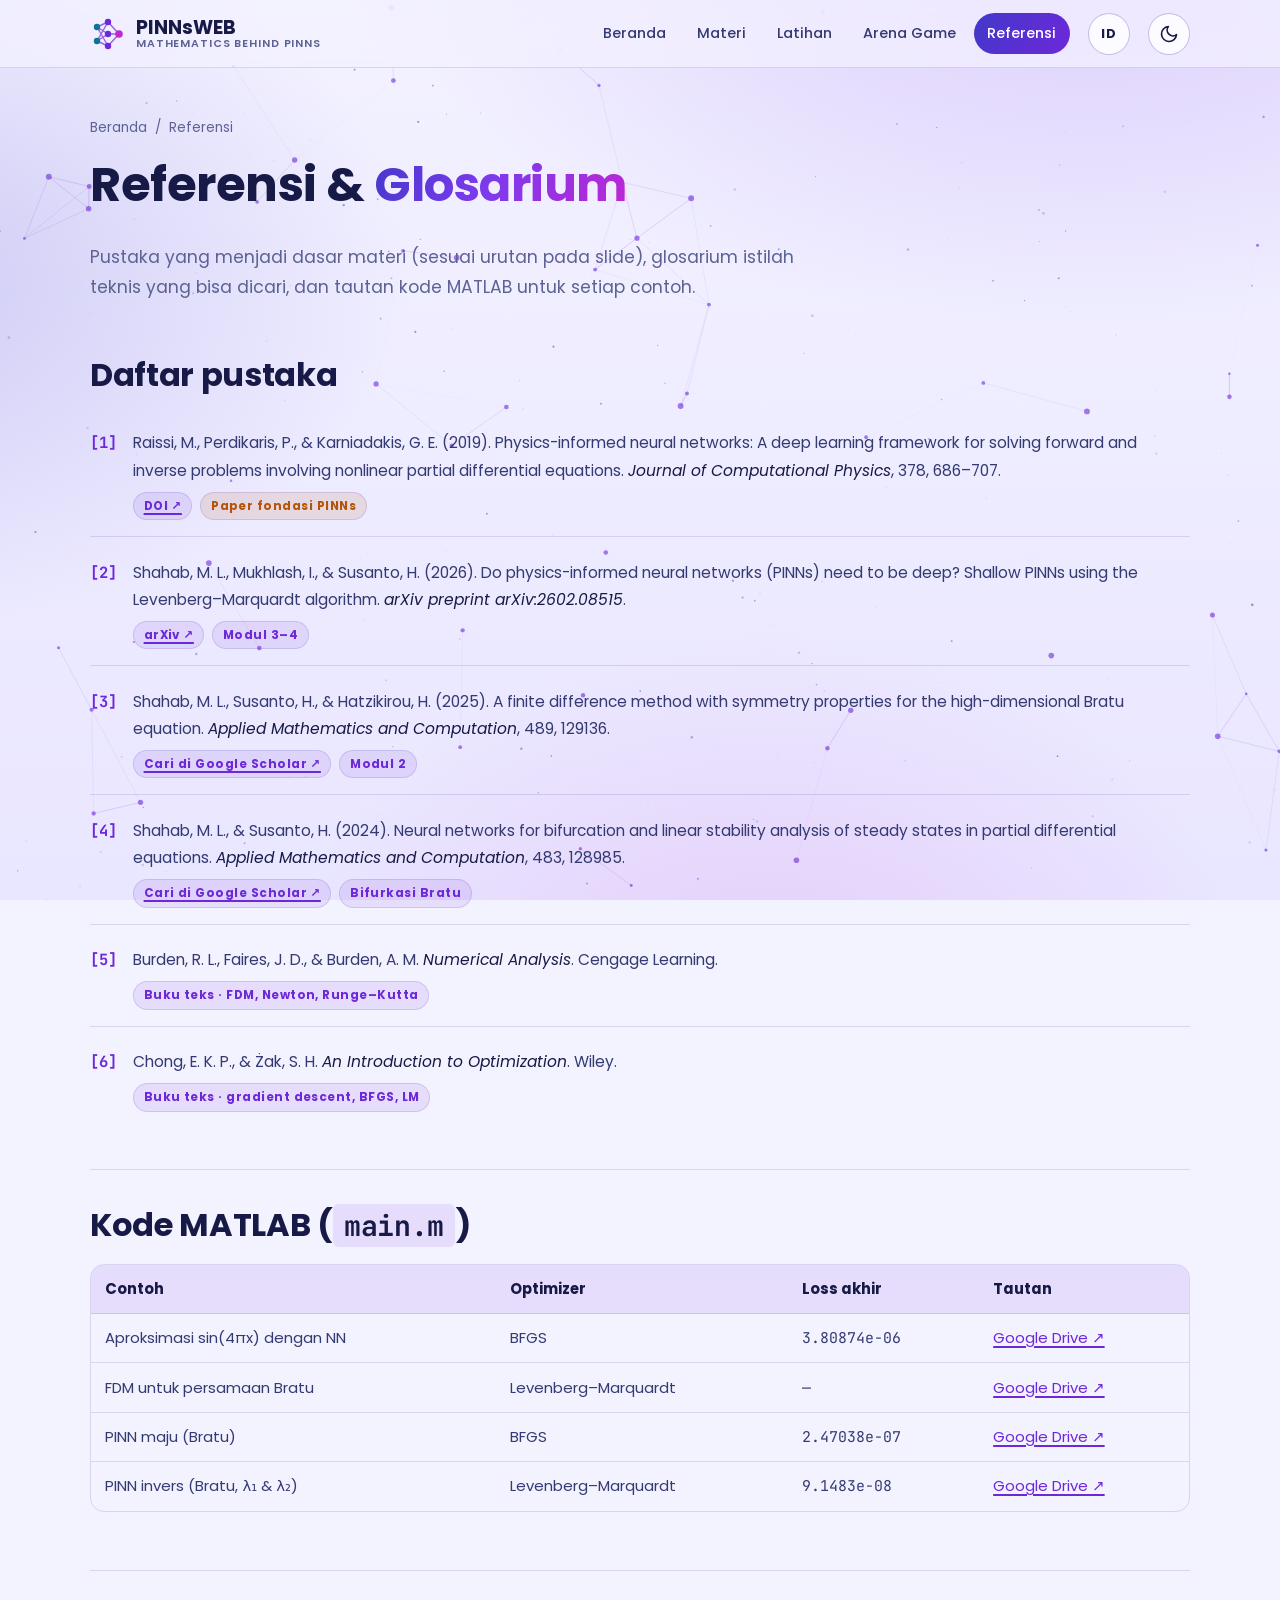
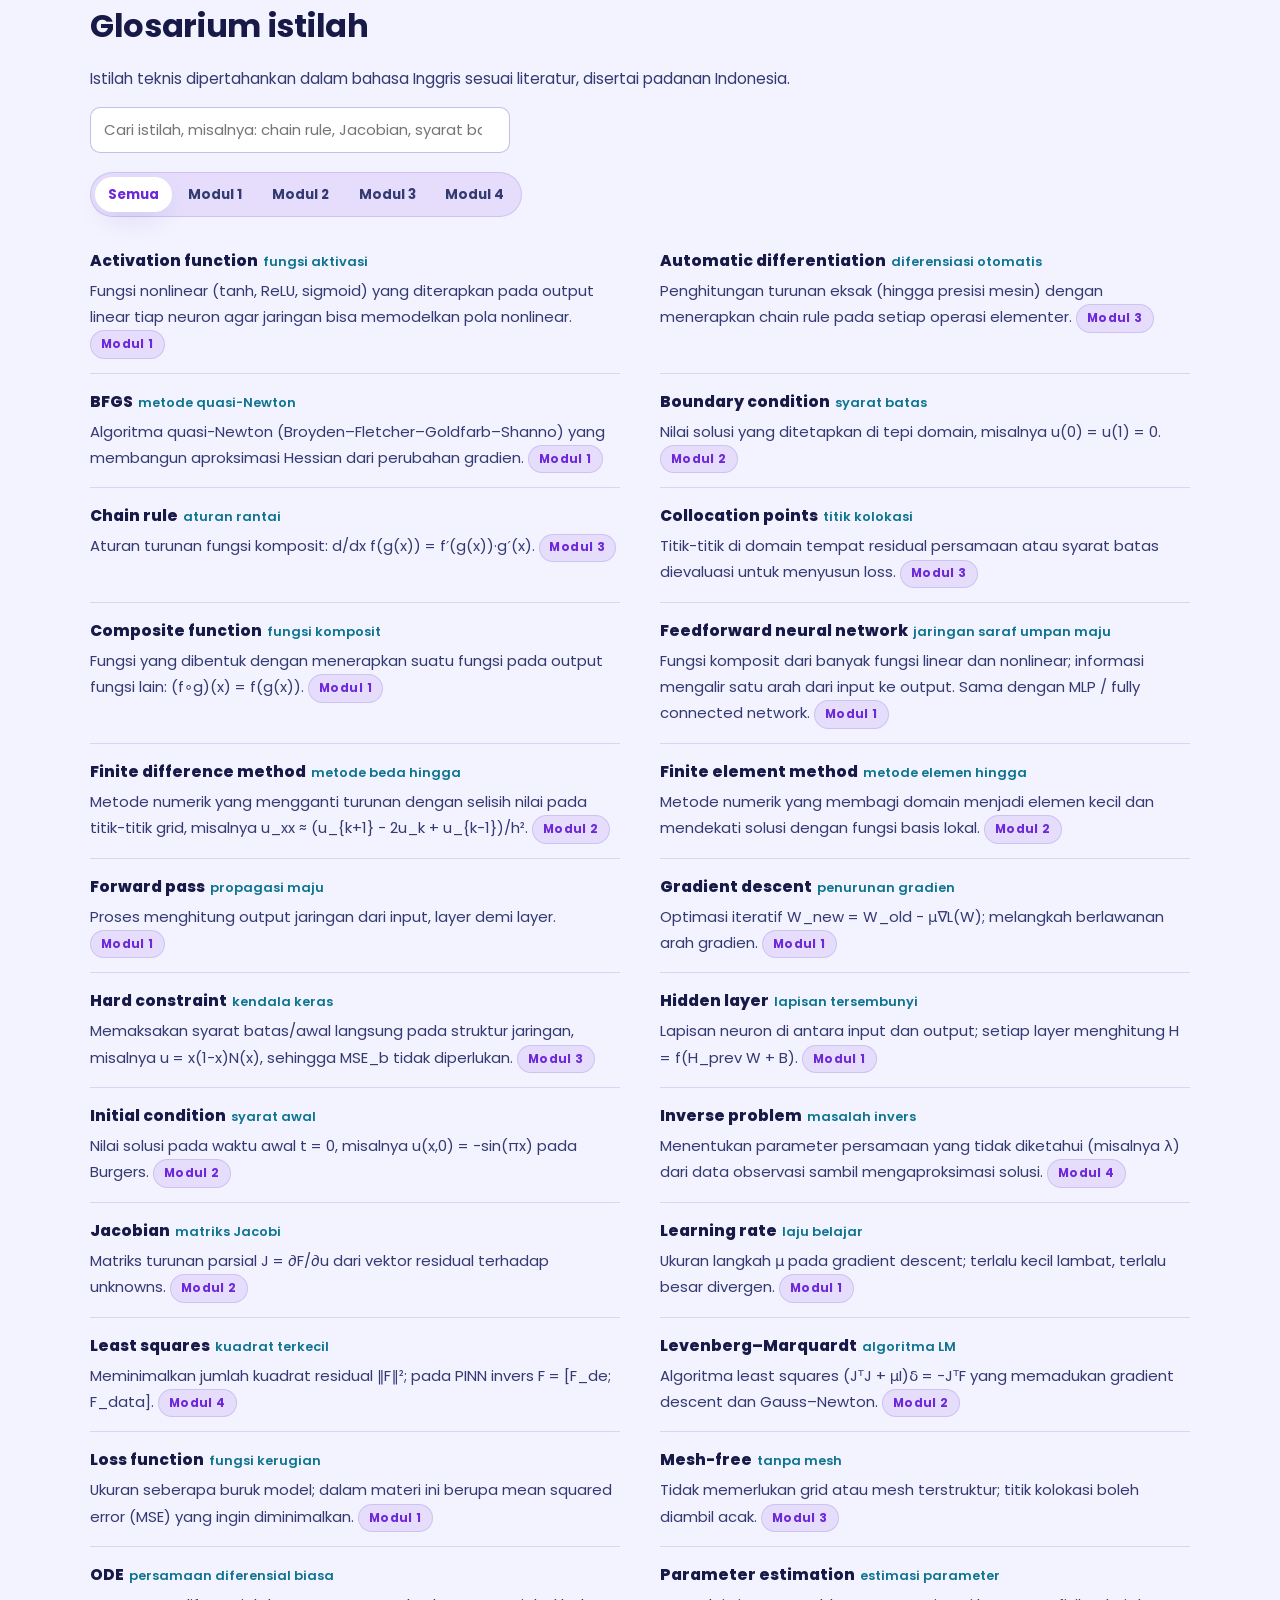
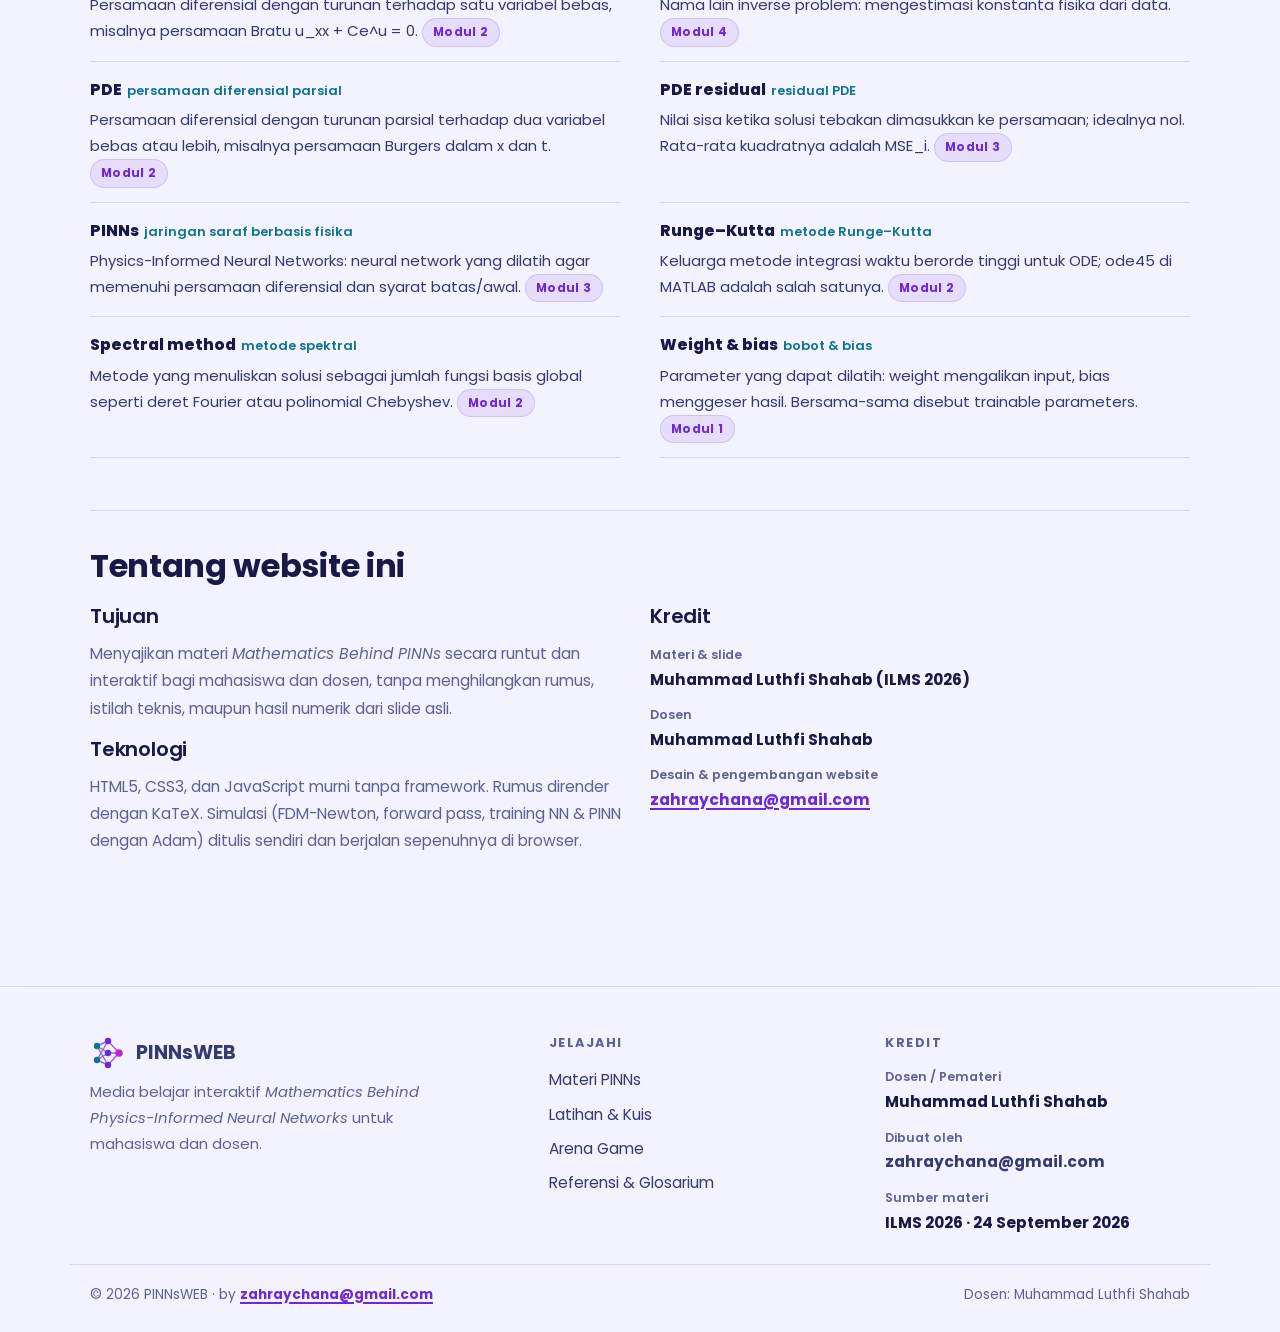
<file: reference.html>
<!DOCTYPE html>
<html lang="id" data-theme="dark">
<head>
  <meta charset="UTF-8">
  <meta name="viewport" content="width=device-width, initial-scale=1.0, viewport-fit=cover">
  <title>Referensi &amp; Glosarium | PINNsWEB</title>
  <meta name="description" content="Daftar pustaka, glosarium istilah teknis, dan tautan kode untuk materi Mathematics Behind PINNs.">
  <meta name="theme-color" content="#0b1030">
  <link rel="icon" href="data:image/svg+xml,%3Csvg xmlns='http://www.w3.org/2000/svg' viewBox='0 0 32 32'%3E%3Crect width='32' height='32' rx='9' fill='%230b1030'/%3E%3Cg stroke='%23a78bfa' stroke-width='1.6'%3E%3Cpath d='M7 10l9-3m-9 3l9 9m-9 4l9-16m-9 16l9-4m0-12l9 9m-9 3l9-3'/%3E%3C/g%3E%3Cg fill='%23a78bfa'%3E%3Ccircle cx='7' cy='10' r='2.6'/%3E%3Ccircle cx='7' cy='23' r='2.6'/%3E%3Ccircle cx='16' cy='7' r='2.6'/%3E%3Ccircle cx='16' cy='19' r='2.6'/%3E%3C/g%3E%3Ccircle cx='25' cy='16' r='3' fill='%23f0abfc'/%3E%3C/svg%3E">
  <script>
    (function () {
      var t = null;
      try { t = localStorage.getItem("pinns-theme"); } catch (e) {}
      if (t !== "light" && t !== "dark") t = window.matchMedia("(prefers-color-scheme: light)").matches ? "light" : "dark";
      document.documentElement.setAttribute("data-theme", t);
    })();
  </script>
  <link rel="preconnect" href="https://fonts.googleapis.com">
  <link rel="preconnect" href="https://fonts.gstatic.com" crossorigin>
  <link rel="stylesheet" href="https://fonts.googleapis.com/css2?family=JetBrains+Mono:wght@400;600;700&family=Poppins:ital,wght@0,400;0,500;0,600;0,700;0,800;1,400;1,500&display=swap">
  <link rel="stylesheet" href="css/style.css?v=20261122">
  <script defer src="js/main.js?v=20261122"></script>
  <script defer src="js/glossary-data.js?v=20261122"></script>
  <script defer src="js/reference.js?v=20261122"></script>
</head>

<body data-page="referensi">
  <a class="skip-link" href="#main">Langsung ke konten utama</a>
  <div class="galaxy" aria-hidden="true"></div>
  <canvas id="network-canvas" aria-hidden="true"></canvas>

  <header class="site-header">
    <div class="header-inner">
      <a class="brand" href="index.html" aria-label="PINNsWEB, ke beranda">
        <svg class="brand-mark" viewBox="0 0 36 36" aria-hidden="true">
          <path class="bm-edge" d="M7 11L18 6M7 11L18 18M7 11L18 30M7 25L18 6M7 25L18 18M7 25L18 30M18 6L29 18M18 18L29 18M18 30L29 18"/>
          <circle class="bm-node bm-node--in" cx="7" cy="11" r="3.2"/><circle class="bm-node bm-node--in" cx="7" cy="25" r="3.2"/>
          <circle class="bm-node" cx="18" cy="6" r="3.2"/><circle class="bm-node" cx="18" cy="18" r="3.2"/><circle class="bm-node" cx="18" cy="30" r="3.2"/>
          <circle class="bm-node bm-node--out" cx="29" cy="18" r="3.8"/>
        </svg>
        <span class="brand-text">PINNsWEB<small>Mathematics Behind PINNs</small></span>
      </a>
      <nav class="primary-nav" id="primary-nav" aria-label="Menu utama">
        <ul class="nav-list">
          <li><a class="nav-link" href="index.html">Beranda</a></li>
          <li><a class="nav-link" href="materi.html">Materi</a></li>
          <li><a class="nav-link" href="latihan.html">Latihan</a></li>
          <li><a class="nav-link" href="arena.html">Arena Game</a></li>
          <li><a class="nav-link" href="reference.html" aria-current="page">Referensi</a></li>
        </ul>
      </nav>
      <button class="icon-btn lang-toggle notranslate" type="button" translate="no" aria-label="Translate to English" title="English">ID</button>
      <button class="icon-btn theme-toggle" type="button" aria-label="Ganti tema">
        <svg class="icon-moon" viewBox="0 0 24 24" fill="none" stroke="currentColor" stroke-width="2" stroke-linecap="round" stroke-linejoin="round" aria-hidden="true"><path d="M21 12.8A9 9 0 1 1 11.2 3a7 7 0 0 0 9.8 9.8z"/></svg>
        <svg class="icon-sun" viewBox="0 0 24 24" fill="none" stroke="currentColor" stroke-width="2" stroke-linecap="round" aria-hidden="true"><circle cx="12" cy="12" r="4.5"/><path d="M12 2v2M12 20v2M4.9 4.9l1.4 1.4M17.7 17.7l1.4 1.4M2 12h2M20 12h2M4.9 19.1l1.4-1.4M17.7 6.3l1.4-1.4"/></svg>
      </button>
      <button class="icon-btn nav-toggle" type="button" aria-label="Buka menu" aria-controls="primary-nav" aria-expanded="false">
        <svg viewBox="0 0 24 24" fill="none" stroke="currentColor" stroke-width="2" stroke-linecap="round" aria-hidden="true"><path d="M4 7h16M4 12h16M4 17h16"/></svg>
      </button>
    </div>
  </header>

  <main id="main" tabindex="-1">
    <section class="page-hero">
      <div class="container">
        <nav class="breadcrumb" aria-label="Breadcrumb"><a href="index.html">Beranda</a><span aria-hidden="true">/</span><span>Referensi</span></nav>
        <h1>Referensi &amp; <span class="gradient-text">Glosarium</span></h1>
        <p>Pustaka yang menjadi dasar materi (sesuai urutan pada slide), glosarium istilah teknis yang bisa dicari, dan tautan kode MATLAB untuk setiap contoh.</p>
      </div>
    </section>

    <div class="container" style="padding-bottom:40px">
      <section class="lesson" aria-labelledby="ref-title" id="pustaka">
        <h2 id="ref-title">Daftar pustaka</h2>
        <ol class="ref-list">
          <li class="ref-item"><div>
            <p>Raissi, M., Perdikaris, P., &amp; Karniadakis, G. E. (2019). Physics-informed neural networks: A deep learning framework for solving forward and inverse problems involving nonlinear partial differential equations. <cite>Journal of Computational Physics</cite>, 378, 686–707.</p>
            <div class="ref-links"><a class="badge" href="https://doi.org/10.1016/j.jcp.2018.10.045" target="_blank" rel="noopener noreferrer">DOI ↗</a><span class="badge badge--warn">Paper fondasi PINNs</span></div>
          </div></li>
          <li class="ref-item"><div>
            <p>Shahab, M. L., Mukhlash, I., &amp; Susanto, H. (2026). Do physics-informed neural networks (PINNs) need to be deep? Shallow PINNs using the Levenberg–Marquardt algorithm. <cite>arXiv preprint arXiv:2602.08515</cite>.</p>
            <div class="ref-links"><a class="badge" href="https://arxiv.org/abs/2602.08515" target="_blank" rel="noopener noreferrer">arXiv ↗</a><span class="badge">Modul 3–4</span></div>
          </div></li>
          <li class="ref-item"><div>
            <p>Shahab, M. L., Susanto, H., &amp; Hatzikirou, H. (2025). A finite difference method with symmetry properties for the high-dimensional Bratu equation. <cite>Applied Mathematics and Computation</cite>, 489, 129136.</p>
            <div class="ref-links"><a class="badge" href="https://scholar.google.com/scholar?q=A+finite+difference+method+with+symmetry+properties+for+the+high-dimensional+Bratu+equation" target="_blank" rel="noopener noreferrer">Cari di Google Scholar ↗</a><span class="badge">Modul 2</span></div>
          </div></li>
          <li class="ref-item"><div>
            <p>Shahab, M. L., &amp; Susanto, H. (2024). Neural networks for bifurcation and linear stability analysis of steady states in partial differential equations. <cite>Applied Mathematics and Computation</cite>, 483, 128985.</p>
            <div class="ref-links"><a class="badge" href="https://scholar.google.com/scholar?q=Neural+networks+for+bifurcation+and+linear+stability+analysis+of+steady+states+in+partial+differential+equations" target="_blank" rel="noopener noreferrer">Cari di Google Scholar ↗</a><span class="badge">Bifurkasi Bratu</span></div>
          </div></li>
          <li class="ref-item"><div>
            <p>Burden, R. L., Faires, J. D., &amp; Burden, A. M. <cite>Numerical Analysis</cite>. Cengage Learning.</p>
            <div class="ref-links"><span class="badge">Buku teks · FDM, Newton, Runge–Kutta</span></div>
          </div></li>
          <li class="ref-item"><div>
            <p>Chong, E. K. P., &amp; Żak, S. H. <cite>An Introduction to Optimization</cite>. Wiley.</p>
            <div class="ref-links"><span class="badge">Buku teks · gradient descent, BFGS, LM</span></div>
          </div></li>
        </ol>
      </section>

      <section class="lesson" aria-labelledby="code-title" id="kode">
        <h2 id="code-title">Kode MATLAB (<code>main.m</code>)</h2>
        <div class="table-wrap">
          <table>
            <thead><tr><th>Contoh</th><th>Optimizer</th><th>Loss akhir</th><th>Tautan</th></tr></thead>
            <tbody>
              <tr><td>Aproksimasi sin(4πx) dengan NN</td><td>BFGS</td><td class="mono">3.80874e-06</td><td><a href="https://drive.google.com/drive/folders/18K15aXY-yfMAsA7r5CjSrJVL5UssksYS?usp=sharing" target="_blank" rel="noopener noreferrer">Google Drive ↗</a></td></tr>
              <tr><td>FDM untuk persamaan Bratu</td><td>Levenberg–Marquardt</td><td class="mono">—</td><td><a href="https://drive.google.com/drive/folders/1giB0P19ZguI8yirOmMbZIHO70Pq_7zkr?usp=sharing" target="_blank" rel="noopener noreferrer">Google Drive ↗</a></td></tr>
              <tr><td>PINN maju (Bratu)</td><td>BFGS</td><td class="mono">2.47038e-07</td><td><a href="https://drive.google.com/drive/folders/1pef0OeYg_jfmB1TA6YVU-v-q2-RxSIid?usp=sharing" target="_blank" rel="noopener noreferrer">Google Drive ↗</a></td></tr>
              <tr><td>PINN invers (Bratu, λ₁ &amp; λ₂)</td><td>Levenberg–Marquardt</td><td class="mono">9.1483e-08</td><td><a href="https://drive.google.com/drive/folders/1YXK4LGDOIZXHySQcR1KUDkgd4Wu6tBga?usp=sharing" target="_blank" rel="noopener noreferrer">Google Drive ↗</a></td></tr>
            </tbody>
          </table>
        </div>
      </section>

      <section class="lesson" aria-labelledby="glos-title" id="glosarium">
        <h2 id="glos-title">Glosarium istilah</h2>
        <p class="text-muted">Istilah teknis dipertahankan dalam bahasa Inggris sesuai literatur, disertai padanan Indonesia.</p>
        <div class="glossary-search">
          <label class="visually-hidden" for="glossary-q">Cari istilah</label>
          <input type="search" id="glossary-q" placeholder="Cari istilah, misalnya: chain rule, Jacobian, syarat batas…" autocomplete="off">
        </div>
        <div class="seg" role="group" aria-label="Filter modul" data-filter>
          <button type="button" data-v="all" aria-pressed="true">Semua</button>
          <button type="button" data-v="1" aria-pressed="false">Modul 1</button>
          <button type="button" data-v="2" aria-pressed="false">Modul 2</button>
          <button type="button" data-v="3" aria-pressed="false">Modul 3</button>
          <button type="button" data-v="4" aria-pressed="false">Modul 4</button>
        </div>
        <dl class="glossary mt-1" data-glossary aria-live="polite"></dl>
        <p class="glossary-empty" data-empty hidden>Tidak ada istilah yang cocok.</p>
        <noscript><p>Aktifkan JavaScript untuk menampilkan glosarium.</p></noscript>
      </section>

      <section class="lesson" aria-labelledby="about-title" id="tentang">
        <h2 id="about-title">Tentang website ini</h2>
        <div class="grid grid--2">
          <div>
            <h3>Tujuan</h3>
            <p class="text-muted">Menyajikan materi <em>Mathematics Behind PINNs</em> secara runtut dan interaktif bagi mahasiswa dan dosen, tanpa menghilangkan rumus, istilah teknis, maupun hasil numerik dari slide asli.</p>
            <h3>Teknologi</h3>
            <p class="text-muted">HTML5, CSS3, dan JavaScript murni tanpa framework. Rumus dirender dengan KaTeX. Simulasi (FDM-Newton, forward pass, training NN &amp; PINN dengan Adam) ditulis sendiri dan berjalan sepenuhnya di browser.</p>
          </div>
          <div>
            <h3>Kredit</h3>
            <dl class="footer-credit"><div style="display:grid;gap:.7rem">
              <div><dt>Materi &amp; slide</dt><dd>Muhammad Luthfi Shahab (ILMS 2026)</dd></div>
              <div><dt>Dosen</dt><dd>Muhammad Luthfi Shahab</dd></div>
              <div><dt>Desain &amp; pengembangan website</dt><dd><a href="mailto:zahraychana@gmail.com">zahraychana@gmail.com</a></dd></div>
            </div></dl>
          </div>
        </div>
      </section>
    </div>
  </main>

  <footer class="site-footer">
    <div class="container footer-grid">
      <div class="footer-about">
        <a class="brand" href="index.html">
          <svg class="brand-mark" viewBox="0 0 36 36" aria-hidden="true">
            <path class="bm-edge" d="M7 11L18 6M7 11L18 18M7 11L18 30M7 25L18 6M7 25L18 18M7 25L18 30M18 6L29 18M18 18L29 18M18 30L29 18"/>
            <circle class="bm-node bm-node--in" cx="7" cy="11" r="3.2"/><circle class="bm-node bm-node--in" cx="7" cy="25" r="3.2"/>
            <circle class="bm-node" cx="18" cy="6" r="3.2"/><circle class="bm-node" cx="18" cy="18" r="3.2"/><circle class="bm-node" cx="18" cy="30" r="3.2"/>
            <circle class="bm-node bm-node--out" cx="29" cy="18" r="3.8"/>
          </svg>
          <span class="brand-text">PINNsWEB</span>
        </a>
        <p>Media belajar interaktif <em>Mathematics Behind Physics-Informed Neural Networks</em> untuk mahasiswa dan dosen.</p>
      </div>
      <nav aria-label="Navigasi footer">
        <h2>Jelajahi</h2>
        <ul>
          <li><a href="materi.html">Materi PINNs</a></li>
          <li><a href="latihan.html">Latihan &amp; Kuis</a></li>
          <li><a href="arena.html">Arena Game</a></li>
          <li><a href="reference.html">Referensi &amp; Glosarium</a></li>
        </ul>
      </nav>
      <div class="footer-credit">
        <h2>Kredit</h2>
        <dl>
          <div><dt>Dosen / Pemateri</dt><dd>Muhammad Luthfi Shahab</dd></div>
          <div><dt>Dibuat oleh</dt><dd><a href="mailto:zahraychana@gmail.com">zahraychana@gmail.com</a></dd></div>
          <div><dt>Sumber materi</dt><dd>ILMS 2026 · 24 September 2026</dd></div>
        </dl>
      </div>
    </div>
    <div class="container footer-bottom">
      <span>© <span data-year>2026</span> PINNsWEB · by <a href="mailto:zahraychana@gmail.com">zahraychana@gmail.com</a></span>
      <span>Dosen: Muhammad Luthfi Shahab</span>
    </div>
  </footer>

  <button class="icon-btn back-to-top" type="button" aria-label="Kembali ke atas">
    <svg viewBox="0 0 24 24" fill="none" stroke="currentColor" stroke-width="2.4" stroke-linecap="round" stroke-linejoin="round" aria-hidden="true"><path d="M12 19V5M6 11l6-6 6 6"/></svg>
  </button>
</body>
</html>
</file>
<file: css/style.css>
/* ==========================================================================
   PINNsWEB — Sistem desain "Galaxy Network"
   Navy + ungu, mode gelap & terang, latar konstelasi jaringan saraf.
   --------------------------------------------------------------------------
   1. Token warna & tipografi
   2. Dasar (reset, tipografi, tautan)
   3. Latar galaksi
   4. Header & navigasi
   5. Tata letak & komponen umum
   6. Beranda
   7. Materi (sidebar, modul, rumus, callout)
   8. Widget interaktif & kontrol
   9. Latihan & kuis
   10. Arena (mini game)
   11. Referensi & glosarium
   12. Footer
   13. Utilitas, animasi, responsif, cetak
   ========================================================================== */

/* 1. Token ---------------------------------------------------------------- */
:root {
  --font-sans: "Poppins", "Segoe UI", system-ui, -apple-system, sans-serif;
  --font-display: "Poppins", "Segoe UI", sans-serif;
  --font-mono: "JetBrains Mono", "Cascadia Code", Consolas, monospace;

  --radius-sm: 8px;
  --radius: 14px;
  --radius-lg: 22px;
  --header-h: 68px;
  --container: 1180px;
  --ease: cubic-bezier(.2, .7, .2, 1);

  /* Mode terang (default sebelum preferensi diterapkan) */
  --bg: #f3f2ff;
  --bg-2: #e9e6ff;
  --surface: rgba(255, 255, 255, .78);
  --surface-solid: #ffffff;
  --surface-2: #f1efff;
  --border: rgba(76, 61, 180, .16);
  --border-strong: rgba(76, 61, 180, .32);
  --text: #171a46;
  --text-soft: #343a72;
  --muted: #5d6294;
  --accent: #6d28d9;
  --accent-2: #4338ca;
  --accent-3: #0e7490;
  --accent-soft: rgba(109, 40, 217, .1);
  --pink: #c026d3;
  --success: #047857;
  --success-soft: rgba(4, 120, 87, .12);
  --danger: #be123c;
  --danger-soft: rgba(190, 18, 60, .1);
  --warn: #b45309;
  --warn-soft: rgba(180, 83, 9, .12);
  --shadow: 0 10px 30px -12px rgba(49, 36, 140, .28);
  --shadow-lg: 0 24px 60px -20px rgba(49, 36, 140, .35);
  --glow: 0 0 0 transparent;
  --grad-hero: linear-gradient(120deg, #4338ca 0%, #7c3aed 45%, #c026d3 100%);
  --code-bg: #f6f4ff;
  --star: 76, 61, 180;
  --line: 109, 40, 217;
  color-scheme: light;
}

:root[data-theme="dark"] {
  --bg: #050818;
  --bg-2: #0b1030;
  --surface: rgba(17, 22, 60, .66);
  --surface-solid: #10163d;
  --surface-2: rgba(36, 30, 92, .5);
  --border: rgba(167, 155, 255, .16);
  --border-strong: rgba(167, 155, 255, .34);
  --text: #eceaff;
  --text-soft: #cfd0f5;
  --muted: #a0a5d4;
  --accent: #a78bfa;
  --accent-2: #818cf8;
  --accent-3: #67e8f9;
  --accent-soft: rgba(167, 139, 250, .14);
  --pink: #f0abfc;
  --success: #6ee7b7;
  --success-soft: rgba(110, 231, 183, .12);
  --danger: #fda4af;
  --danger-soft: rgba(253, 164, 175, .12);
  --warn: #fcd34d;
  --warn-soft: rgba(252, 211, 77, .12);
  --shadow: 0 10px 30px -12px rgba(0, 0, 0, .6);
  --shadow-lg: 0 30px 70px -25px rgba(0, 0, 0, .75);
  --glow: 0 0 32px -6px rgba(139, 92, 246, .55);
  --grad-hero: linear-gradient(120deg, #818cf8 0%, #c084fc 50%, #f0abfc 100%);
  --code-bg: #0a0f2c;
  --star: 220, 215, 255;
  --line: 167, 139, 250;
  color-scheme: dark;
}

/* 2. Dasar ---------------------------------------------------------------- */
*, *::before, *::after { box-sizing: border-box; }

html {
  scroll-behavior: smooth;
  scroll-padding-top: calc(var(--header-h) + 16px);
  -webkit-text-size-adjust: 100%;
}

body {
  margin: 0;
  min-height: 100vh;
  display: flex;
  flex-direction: column;
  font-family: var(--font-sans);
  font-size: 16.5px;
  line-height: 1.7;
  color: var(--text);
  background: var(--bg);
  overflow-x: hidden;
  transition: background-color .4s var(--ease), color .4s var(--ease);
}

img, svg, canvas { max-width: 100%; display: block; }
img { height: auto; }

h1, h2, h3, h4 {
  font-family: var(--font-display);
  line-height: 1.2;
  letter-spacing: -.015em;
  margin: 0 0 .6em;
  color: var(--text);
}
h1 { font-size: clamp(2rem, 4.6vw, 3.4rem); }
h2 { font-size: clamp(1.55rem, 3vw, 2.2rem); }
h3 { font-size: clamp(1.18rem, 2vw, 1.4rem); }
h4 { font-size: 1.05rem; }
p { margin: 0 0 1em; }
ul, ol { margin: 0 0 1em; padding-left: 1.3em; }
li { margin-bottom: .35em; }
li::marker { color: var(--accent); }

a {
  color: var(--accent);
  text-decoration-thickness: 1.5px;
  text-underline-offset: 3px;
}
a:hover { color: var(--pink); }

strong { color: var(--text); font-weight: 700; }
em.term, .term {
  font-style: italic;
  color: var(--accent-3);
  font-weight: 600;
}
code, kbd {
  font-family: var(--font-mono);
  font-size: .88em;
  padding: .12em .4em;
  border-radius: 6px;
  background: var(--accent-soft);
  color: var(--text);
}
hr { border: 0; border-top: 1px solid var(--border); margin: 2rem 0; }

::selection { background: rgba(139, 92, 246, .35); }

:focus-visible {
  outline: 3px solid var(--accent-3);
  outline-offset: 3px;
  border-radius: 6px;
}

.skip-link {
  position: fixed;
  top: -60px;
  left: 16px;
  z-index: 200;
  padding: .6rem 1rem;
  border-radius: var(--radius-sm);
  background: var(--accent);
  color: #fff;
  font-weight: 700;
  transition: top .2s;
}
.skip-link:focus { top: 12px; color: #fff; }

.visually-hidden {
  position: absolute !important;
  width: 1px; height: 1px;
  overflow: hidden;
  clip: rect(0 0 0 0);
  white-space: nowrap;
}

/* 3. Latar galaksi -------------------------------------------------------- */
.galaxy {
  position: fixed;
  inset: 0;
  z-index: -2;
  pointer-events: none;
  background:
    radial-gradient(1200px 700px at 85% -10%, rgba(124, 58, 237, .22), transparent 60%),
    radial-gradient(900px 600px at -10% 30%, rgba(67, 56, 202, .2), transparent 60%),
    radial-gradient(800px 600px at 60% 110%, rgba(192, 38, 211, .12), transparent 60%),
    linear-gradient(180deg, var(--bg) 0%, var(--bg-2) 100%);
}
:root[data-theme="dark"] .galaxy {
  background:
    radial-gradient(1100px 700px at 85% -10%, rgba(124, 58, 237, .35), transparent 60%),
    radial-gradient(900px 650px at -10% 35%, rgba(49, 46, 129, .55), transparent 60%),
    radial-gradient(700px 500px at 65% 105%, rgba(192, 38, 211, .2), transparent 60%),
    linear-gradient(180deg, #050818 0%, #0a0e2e 55%, #120a33 100%);
}
#network-canvas {
  position: fixed;
  inset: 0;
  z-index: -1;
  width: 100%;
  height: 100%;
  pointer-events: none;
}

/* 4. Header --------------------------------------------------------------- */
.site-header {
  position: sticky;
  top: 0;
  z-index: 100;
  height: var(--header-h);
  backdrop-filter: blur(16px) saturate(140%);
  -webkit-backdrop-filter: blur(16px) saturate(140%);
  background: color-mix(in srgb, var(--bg) 72%, transparent);
  border-bottom: 1px solid var(--border);
  transition: box-shadow .3s;
}
.site-header.is-scrolled { box-shadow: var(--shadow); }

.header-inner {
  max-width: var(--container);
  height: 100%;
  margin: 0 auto;
  padding: 0 20px;
  display: flex;
  align-items: center;
  gap: 18px;
}

.brand {
  display: inline-flex;
  align-items: center;
  gap: 10px;
  font-family: var(--font-display);
  font-weight: 700;
  font-size: 1.2rem;
  color: var(--text);
  text-decoration: none;
  margin-right: auto;
}
.brand:hover { color: var(--text); }
.brand-mark { width: 36px; height: 36px; flex: none; }
.brand-mark .bm-edge { fill: none; stroke: var(--accent); stroke-width: 1.4; opacity: .7; }
.brand-mark .bm-node { fill: var(--accent); }
.brand-mark .bm-node--out { fill: var(--pink); }
.brand-mark .bm-node--in { fill: var(--accent-3); }
.brand small {
  display: block;
  font-family: var(--font-sans);
  font-size: .68rem;
  font-weight: 600;
  letter-spacing: .08em;
  text-transform: uppercase;
  color: var(--muted);
  line-height: 1.1;
}
.brand-text { line-height: 1.1; }

.nav-list {
  display: flex;
  gap: 4px;
  list-style: none;
  margin: 0;
  padding: 0;
}
.nav-list li { margin: 0; }
.nav-link {
  position: relative;
  display: inline-flex;
  align-items: center;
  gap: 6px;
  padding: .5rem .85rem;
  border-radius: 999px;
  color: var(--text-soft);
  font-weight: 600;
  font-size: .93rem;
  text-decoration: none;
  transition: background .2s, color .2s;
}
.nav-link:hover { background: var(--accent-soft); color: var(--text); }
.nav-link[aria-current="page"] {
  color: #fff;
  background: linear-gradient(120deg, var(--accent-2), var(--accent));
  box-shadow: var(--glow);
}
:root[data-theme="dark"] .nav-link[aria-current="page"] { color: #0b0f2c; }

.icon-btn {
  display: inline-grid;
  place-items: center;
  width: 42px;
  height: 42px;
  flex: none;
  border-radius: 50%;
  border: 1px solid var(--border-strong);
  background: var(--surface);
  color: var(--text);
  cursor: pointer;
  transition: transform .2s, background .2s, border-color .2s;
}
.icon-btn:hover { transform: translateY(-1px); border-color: var(--accent); }
.icon-btn svg { width: 20px; height: 20px; }
.theme-toggle .icon-sun { display: none; }
:root[data-theme="dark"] .theme-toggle .icon-sun { display: block; }
:root[data-theme="dark"] .theme-toggle .icon-moon { display: none; }

.nav-toggle { display: none; }

/* Tombol bahasa ID / EN */
.lang-toggle {
  font-family: var(--font-display);
  font-size: .8rem;
  font-weight: 700;
  letter-spacing: .04em;
}

/* Google Translate: sembunyikan banner, tooltip, dan sorotan bawaannya */
body { top: 0 !important; }
#gt-host,
iframe.skiptranslate,
.goog-te-banner-frame,
.goog-te-balloon-frame,
#goog-gt-tt,
.goog-tooltip,
.VIpgJd-ZVi9od-ORHb-OEVmcd,
.VIpgJd-ZVi9od-aZ2wEe-wOHMyf,
.VIpgJd-ZVi9od-aZ2wEe-OiiCO,
.VIpgJd-yAWNEb-L7lbkb { display: none !important; }
.goog-text-highlight,
.VIpgJd-yAWNEb-VIpgJd-fmcmS-sn54Q { background: none !important; box-shadow: none !important; }
/* Google memangkas spasi di sekitar rumus inline: beri jarak saat diterjemahkan */
.translated-ltr :not(.katex-display) > .katex { margin-inline: .25em; }

/* 5. Tata letak & komponen umum ------------------------------------------ */
main { flex: 1; }
.container {
  width: 100%;
  max-width: var(--container);
  margin: 0 auto;
  padding: 0 20px;
}
.section { padding: clamp(56px, 8vw, 96px) 0; }
.section--tight { padding: 40px 0; }

.section-head { max-width: 760px; margin-bottom: 2.4rem; }
.section-head p { color: var(--muted); font-size: 1.05rem; }
.section-head--center { margin-inline: auto; text-align: center; }

.gradient-text {
  background: var(--grad-hero);
  -webkit-background-clip: text;
  background-clip: text;
  color: transparent;
}

.card {
  position: relative;
  padding: clamp(20px, 3vw, 30px);
  border-radius: var(--radius-lg);
  border: 1px solid var(--border);
  background: var(--surface);
  backdrop-filter: blur(12px);
  -webkit-backdrop-filter: blur(12px);
  box-shadow: var(--shadow);
}
.card--hover { transition: transform .3s var(--ease), border-color .3s, box-shadow .3s; }
.card--hover:hover {
  transform: translateY(-4px);
  border-color: var(--border-strong);
  box-shadow: var(--shadow-lg), var(--glow);
}

.grid { display: grid; gap: 20px; }
.grid--2 { grid-template-columns: repeat(2, minmax(0, 1fr)); }
.grid--3 { grid-template-columns: repeat(3, minmax(0, 1fr)); }
.grid--4 { grid-template-columns: repeat(4, minmax(0, 1fr)); }

.btn {
  display: inline-flex;
  align-items: center;
  justify-content: center;
  gap: 8px;
  padding: .72rem 1.3rem;
  border-radius: 999px;
  border: 1px solid transparent;
  font: inherit;
  font-weight: 700;
  font-size: .95rem;
  line-height: 1.2;
  text-decoration: none;
  cursor: pointer;
  transition: transform .2s var(--ease), box-shadow .2s, background .2s, border-color .2s, color .2s;
}
.btn:disabled { opacity: .5; cursor: not-allowed; transform: none !important; }
.btn svg { width: 18px; height: 18px; }
.btn--primary {
  color: #fff;
  background: linear-gradient(120deg, var(--accent-2), var(--accent) 60%, var(--pink));
  box-shadow: 0 8px 24px -8px rgba(124, 58, 237, .65);
}
:root[data-theme="dark"] .btn--primary { color: #0b0f2c; }
.btn--primary:hover { transform: translateY(-2px); color: #fff; box-shadow: 0 14px 30px -10px rgba(124, 58, 237, .8); }
:root[data-theme="dark"] .btn--primary:hover { color: #0b0f2c; }
.btn--ghost {
  color: var(--text);
  background: var(--surface);
  border-color: var(--border-strong);
}
.btn--ghost:hover { border-color: var(--accent); color: var(--text); transform: translateY(-2px); }
.btn--sm { padding: .45rem .9rem; font-size: .85rem; }
.btn-row { display: flex; flex-wrap: wrap; gap: 10px; align-items: center; }

.badge {
  display: inline-flex;
  align-items: center;
  gap: 6px;
  padding: .18rem .6rem;
  border-radius: 999px;
  font-size: .74rem;
  font-weight: 700;
  letter-spacing: .04em;
  background: var(--accent-soft);
  color: var(--accent);
  border: 1px solid var(--border);
}
.badge--success { background: var(--success-soft); color: var(--success); }
.badge--warn { background: var(--warn-soft); color: var(--warn); }

.page-hero { padding: clamp(40px, 6vw, 72px) 0 24px; }
.page-hero p { max-width: 720px; color: var(--muted); font-size: 1.08rem; }

.breadcrumb {
  display: flex;
  gap: 8px;
  font-size: .85rem;
  color: var(--muted);
  margin-bottom: 1rem;
}
.breadcrumb a { color: var(--muted); text-decoration: none; }
.breadcrumb a:hover { color: var(--accent); }

/* 6. Beranda -------------------------------------------------------------- */
.hero {
  position: relative;
  padding: clamp(48px, 8vw, 110px) 0 clamp(40px, 6vw, 80px);
}
.hero-grid {
  display: grid;
  grid-template-columns: 1.25fr .9fr;
  gap: clamp(28px, 5vw, 64px);
  align-items: center;
}
.hero h1 { font-size: clamp(2.2rem, 5.4vw, 4rem); margin-bottom: .4em; }
.hero h1 .acronym { display: block; }
.hero-lead { font-size: clamp(1.05rem, 1.6vw, 1.22rem); color: var(--text-soft); max-width: 620px; }
.hero-meta {
  display: flex;
  flex-wrap: wrap;
  gap: 18px;
  margin-top: 2rem;
  color: var(--muted);
  font-size: .9rem;
}
.hero-meta strong { display: block; font-family: var(--font-display); font-size: 1.6rem; color: var(--text); }

.hero-visual { position: relative; }
.hero-network {
  width: 100%;
  aspect-ratio: 1 / 1;
  border-radius: 32px;
  border: 1px solid var(--border);
  background:
    radial-gradient(circle at 50% 40%, rgba(139, 92, 246, .22), transparent 65%),
    var(--surface);
  box-shadow: var(--shadow-lg), var(--glow);
  overflow: hidden;
}
.hero-network svg { width: 100%; height: 100%; }
.hn-edge { fill: none; stroke: rgba(var(--line), .35); stroke-width: 1.2; }
.hn-edge--pulse {
  stroke: var(--accent-3);
  stroke-width: 2;
  stroke-dasharray: 6 140;
  animation: pulse-edge 3.2s linear infinite;
}
.hn-node { fill: var(--surface-solid); stroke: var(--accent); stroke-width: 2.5; }
.hn-node--in { stroke: var(--accent-3); }
.hn-node--out { stroke: var(--pink); }
.hn-label { fill: var(--text); font: 600 15px var(--font-mono); text-anchor: middle; dominant-baseline: central; }
.hn-caption { fill: var(--muted); font: 600 12px var(--font-sans); text-anchor: middle; letter-spacing: .08em; }
.hn-physics { fill: var(--accent-soft); stroke: var(--pink); stroke-width: 1.5; stroke-dasharray: 4 4; }
@keyframes pulse-edge { to { stroke-dashoffset: -146; } }

.floating-chip {
  position: absolute;
  padding: .55rem .85rem;
  border-radius: 14px;
  border: 1px solid var(--border-strong);
  background: var(--surface-solid);
  box-shadow: var(--shadow);
  font-size: .82rem;
  font-weight: 600;
  animation: float 6s ease-in-out infinite;
}
.floating-chip--1 { top: 8%; left: -6%; }
.floating-chip--2 { bottom: 10%; right: -4%; animation-delay: -3s; }
@keyframes float { 50% { transform: translateY(-10px); } }

.feature-icon {
  display: grid;
  place-items: center;
  width: 52px; height: 52px;
  margin-bottom: 1rem;
  border-radius: 16px;
  background: linear-gradient(135deg, var(--accent-soft), rgba(192, 38, 211, .14));
  border: 1px solid var(--border-strong);
  color: var(--accent);
}
.feature-icon svg { width: 26px; height: 26px; }
.card h3 { margin-bottom: .4em; }
.card p:last-child { margin-bottom: 0; }
.card .muted { color: var(--muted); }

.roadmap {
  position: relative;
  display: grid;
  grid-template-columns: repeat(4, 1fr);
  gap: 20px;
  counter-reset: step;
}
.roadmap::before {
  content: "";
  position: absolute;
  top: 34px;
  left: 8%; right: 8%;
  height: 2px;
  background: linear-gradient(90deg, var(--accent-3), var(--accent), var(--pink));
  opacity: .5;
}
.roadmap-step { position: relative; text-align: left; }
.roadmap-num {
  position: relative;
  z-index: 1;
  display: grid;
  place-items: center;
  width: 68px; height: 68px;
  margin-bottom: 1rem;
  border-radius: 50%;
  border: 2px solid var(--accent);
  background: var(--surface-solid);
  font-family: var(--font-display);
  font-weight: 700;
  font-size: 1.5rem;
  color: var(--accent);
  box-shadow: var(--glow);
}
.roadmap-step a { text-decoration: none; color: inherit; }
.roadmap-step h3 { font-size: 1.1rem; }
.roadmap-step p { color: var(--muted); font-size: .93rem; }
.roadmap-progress { font-size: .78rem; font-weight: 700; color: var(--success); }

.instructor {
  display: grid;
  grid-template-columns: 240px 1fr;
  gap: 32px;
  align-items: center;
}
.instructor-photo {
  width: 100%;
  aspect-ratio: 4 / 5;
  object-fit: cover;
  border-radius: var(--radius-lg);
  border: 1px solid var(--border-strong);
  box-shadow: var(--shadow-lg), var(--glow);
}
.instructor dl { display: grid; grid-template-columns: auto 1fr; gap: .4rem 1rem; margin: 1rem 0 0; }
.instructor dt { color: var(--muted); font-weight: 600; font-size: .9rem; }
.instructor dd { margin: 0; font-weight: 600; }

.cta-band {
  position: relative;
  overflow: hidden;
  text-align: center;
  padding: clamp(36px, 6vw, 64px);
  border-radius: 28px;
  background: linear-gradient(130deg, rgba(67, 56, 202, .92), rgba(124, 58, 237, .92) 55%, rgba(192, 38, 211, .9));
  color: #fff;
  box-shadow: var(--shadow-lg);
}
.cta-band h2, .cta-band p { color: #fff; }
.cta-band p { opacity: .9; max-width: 620px; margin-inline: auto; }
.cta-band .btn--ghost { background: rgba(255, 255, 255, .14); color: #fff; border-color: rgba(255, 255, 255, .5); }
.cta-band .btn--primary { background: #fff; color: #3b1c8c; }

/* 7. Materi --------------------------------------------------------------- */
.learn-layout {
  display: grid;
  grid-template-columns: 270px minmax(0, 1fr);
  gap: 36px;
  align-items: start;
  padding-bottom: 60px;
}
.toc {
  position: sticky;
  top: calc(var(--header-h) + 20px);
  max-height: calc(100vh - var(--header-h) - 40px);
  overflow: auto;
  padding: 20px;
  border-radius: var(--radius-lg);
  border: 1px solid var(--border);
  background: var(--surface);
  backdrop-filter: blur(12px);
  scrollbar-width: thin;
}
.toc-title {
  font-size: .78rem;
  text-transform: uppercase;
  letter-spacing: .1em;
  color: var(--muted);
  margin: 0 0 .6rem;
}
.toc ol { list-style: none; padding: 0; margin: 0; }
.toc li { margin: 0; }
.toc a {
  display: block;
  padding: .32rem .6rem;
  border-left: 2px solid transparent;
  color: var(--text-soft);
  font-size: .88rem;
  text-decoration: none;
  border-radius: 0 8px 8px 0;
  transition: background .2s, color .2s, border-color .2s;
}
.toc a:hover { background: var(--accent-soft); color: var(--text); }
.toc a.is-active { border-left-color: var(--accent); background: var(--accent-soft); color: var(--accent); font-weight: 700; }
.toc .toc-module > a { font-weight: 700; color: var(--text); margin-top: .5rem; }
.toc .toc-module > a .done-mark { float: right; color: var(--success); display: none; }
.toc .toc-module.is-done > a .done-mark { display: inline; }
.toc ol ol a { padding-left: 1.3rem; font-size: .84rem; }
.toc-progress { margin-bottom: 1rem; }
.toc-progress-label { display: flex; justify-content: space-between; font-size: .8rem; color: var(--muted); font-weight: 600; }

.progress {
  height: 8px;
  border-radius: 999px;
  background: var(--accent-soft);
  overflow: hidden;
}
.progress > span {
  display: block;
  height: 100%;
  width: 0;
  border-radius: inherit;
  background: linear-gradient(90deg, var(--accent-3), var(--accent), var(--pink));
  transition: width .6s var(--ease);
}

.reading-progress {
  position: fixed;
  top: var(--header-h);
  left: 0;
  height: 3px;
  width: 0;
  z-index: 99;
  background: linear-gradient(90deg, var(--accent-3), var(--accent), var(--pink));
}

.module {
  margin-bottom: 56px;
  scroll-margin-top: calc(var(--header-h) + 16px);
}
.module-header {
  position: relative;
  overflow: hidden;
  padding: clamp(24px, 4vw, 40px);
  border-radius: 26px;
  margin-bottom: 24px;
  border: 1px solid var(--border-strong);
  background:
    radial-gradient(600px 300px at 100% 0%, rgba(192, 38, 211, .18), transparent 70%),
    linear-gradient(130deg, rgba(67, 56, 202, .16), rgba(124, 58, 237, .12));
}
.module-header h2 { margin-bottom: .3em; }
.module-header p { color: var(--text-soft); margin-bottom: 0; max-width: 720px; }
.module-number {
  font-family: var(--font-display);
  font-size: .85rem;
  font-weight: 700;
  letter-spacing: .14em;
  color: var(--accent);
  text-transform: uppercase;
}
.module-goals {
  margin-top: 1.2rem;
  display: grid;
  grid-template-columns: repeat(auto-fit, minmax(220px, 1fr));
  gap: 8px 20px;
  list-style: none;
  padding: 0;
  font-size: .93rem;
}
.module-goals li { position: relative; padding-left: 1.6rem; margin: 0; color: var(--text-soft); }
.module-goals li::before {
  content: "";
  position: absolute;
  left: 0; top: .42em;
  width: 14px; height: 14px;
  border-radius: 4px;
  background: var(--accent-soft);
  border: 2px solid var(--accent);
}

.lesson {
  padding: clamp(20px, 3.5vw, 36px);
  margin-bottom: 20px;
  border-radius: var(--radius-lg);
  border: 1px solid var(--border);
  background: var(--surface);
  backdrop-filter: blur(10px);
  -webkit-backdrop-filter: blur(10px);
  scroll-margin-top: calc(var(--header-h) + 16px);
}
.lesson h3 { display: flex; align-items: baseline; gap: 10px; }
.lesson h3 .num {
  font-family: var(--font-mono);
  font-size: .85rem;
  color: var(--accent);
  padding: .1rem .45rem;
  border-radius: 6px;
  background: var(--accent-soft);
}
.lesson h4 { margin-top: 1.4em; color: var(--text-soft); }
.lesson > p, .lesson li { color: var(--text-soft); }

.math-block {
  margin: 1rem 0 1.2rem;
  padding: 1rem 1.2rem;
  border-radius: var(--radius);
  background: var(--surface-2);
  border: 1px solid var(--border);
  overflow-x: auto;
  overflow-y: hidden;
  text-align: center;
  scrollbar-width: thin;
}
.math-block .katex-display { margin: .3em 0; }
.math-note { display: block; margin-top: .4rem; font-size: .85rem; color: var(--muted); text-align: center; }
.katex { font-size: 1.08em; color: var(--text); }

.callout {
  position: relative;
  margin: 1.2rem 0;
  padding: 1rem 1.2rem 1rem 3.2rem;
  border-radius: var(--radius);
  border: 1px solid var(--border);
  background: var(--accent-soft);
  color: var(--text-soft);
}
.callout > :last-child { margin-bottom: 0; }
.callout-title { display: block; font-weight: 800; color: var(--text); margin-bottom: .25rem; font-size: .95rem; }
.callout::before {
  position: absolute;
  left: 1rem; top: .95rem;
  width: 1.5rem; height: 1.5rem;
  display: grid;
  place-items: center;
  border-radius: 50%;
  font-size: .85rem;
  font-weight: 800;
  color: #fff;
  background: var(--accent);
}
.callout--intuisi::before { content: ""; background: transparent; font-size: 1.15rem; }
.callout--definisi { background: rgba(67, 56, 202, .1); border-color: rgba(99, 102, 241, .35); }
.callout--definisi::before { content: "D"; background: var(--accent-2); }
.callout--catatan { background: var(--warn-soft); border-color: rgba(217, 119, 6, .35); }
.callout--catatan::before { content: "!"; background: #d97706; }
.callout--contoh { background: var(--success-soft); border-color: rgba(16, 185, 129, .3); }
.callout--contoh::before { content: "✓"; background: #059669; }
.callout--pdf { background: transparent; border-style: dashed; }
.callout--pdf::before { content: ""; background: transparent; font-size: 1.1rem; }
.callout--wawasan { background: rgba(192, 38, 211, .08); border-color: rgba(192, 38, 211, .3); }
.callout--wawasan::before { content: "★"; background: var(--pink); }

.table-wrap { overflow-x: auto; margin: 1rem 0 1.4rem; border-radius: var(--radius); border: 1px solid var(--border); }
table { width: 100%; border-collapse: collapse; font-size: .93rem; }
th, td { padding: .7rem .9rem; text-align: left; border-bottom: 1px solid var(--border); vertical-align: top; }
th { background: var(--accent-soft); color: var(--text); font-weight: 700; white-space: nowrap; }
tr:last-child td { border-bottom: 0; }
td { color: var(--text-soft); }

.figure {
  margin: 1.2rem 0;
  padding: 1rem;
  border-radius: var(--radius);
  border: 1px solid var(--border);
  background: var(--surface-2);
}
.figure figcaption { margin-top: .6rem; font-size: .87rem; color: var(--muted); text-align: center; }
.figure svg { margin: 0 auto; }

.steps { counter-reset: s; list-style: none; padding: 0; }
.steps > li {
  position: relative;
  padding: 0 0 1rem 2.6rem;
  margin: 0;
  border-left: 2px solid var(--border-strong);
  margin-left: .9rem;
}
.steps > li:last-child { border-left-color: transparent; padding-bottom: 0; }
.steps > li::before {
  counter-increment: s;
  content: counter(s);
  position: absolute;
  left: -.95rem; top: -.1rem;
  width: 1.8rem; height: 1.8rem;
  display: grid;
  place-items: center;
  border-radius: 50%;
  background: var(--accent);
  color: #fff;
  font-weight: 800;
  font-size: .85rem;
}
:root[data-theme="dark"] .steps > li::before { color: #0b0f2c; }

.key-terms { display: flex; flex-wrap: wrap; gap: 8px; margin: .6rem 0 0; padding: 0; list-style: none; }
.key-terms li {
  margin: 0;
  padding: .25rem .7rem;
  border-radius: 999px;
  border: 1px solid var(--border-strong);
  font-size: .82rem;
  font-weight: 600;
  color: var(--text-soft);
}

.summary-list li { margin-bottom: .55em; }

.module-footer {
  display: flex;
  flex-wrap: wrap;
  align-items: center;
  justify-content: space-between;
  gap: 14px;
  padding: 18px 22px;
  border-radius: var(--radius-lg);
  border: 1px dashed var(--border-strong);
  background: var(--surface);
}
.module-footer p { margin: 0; color: var(--muted); font-size: .92rem; }
.btn-done[aria-pressed="true"] { background: var(--success-soft); color: var(--success); border-color: var(--success); }

details.reveal {
  margin: 1rem 0;
  border-radius: var(--radius);
  border: 1px solid var(--border);
  background: var(--surface-2);
}
details.reveal summary {
  cursor: pointer;
  padding: .8rem 1rem;
  font-weight: 700;
  color: var(--accent);
  list-style: none;
}
details.reveal summary::-webkit-details-marker { display: none; }
details.reveal summary::before { content: "▸ "; display: inline-block; transition: transform .2s; }
details.reveal[open] summary::before { transform: rotate(90deg); }
details.reveal .reveal-body { padding: 0 1rem 1rem; color: var(--text-soft); }

/* 8. Widget & kontrol ----------------------------------------------------- */
.widget {
  margin: 1.4rem 0;
  border-radius: var(--radius-lg);
  border: 1px solid var(--border-strong);
  background:
    radial-gradient(500px 220px at 100% 0%, rgba(124, 58, 237, .12), transparent 70%),
    var(--surface-solid);
  box-shadow: var(--shadow);
  overflow: hidden;
}
.widget-head {
  display: flex;
  flex-wrap: wrap;
  align-items: center;
  gap: 10px;
  padding: .85rem 1.2rem;
  border-bottom: 1px solid var(--border);
  background: var(--accent-soft);
}
.widget-head h4, .widget-head h3 { margin: 0; font-size: 1rem; color: var(--text); }
.widget-head .badge { margin-left: auto; }
.widget-body { padding: 1.2rem; }
.widget-grid { display: grid; grid-template-columns: minmax(220px, 300px) minmax(0, 1fr); gap: 20px; align-items: start; }
.widget-hint { font-size: .87rem; color: var(--muted); margin: .6rem 0 0; }

.control { margin-bottom: .9rem; }
.control label, .control .control-label {
  display: flex;
  justify-content: space-between;
  gap: 10px;
  font-size: .86rem;
  font-weight: 600;
  color: var(--text-soft);
  margin-bottom: .25rem;
}
.control output, .control .val { font-family: var(--font-mono); color: var(--accent); font-weight: 700; }

input[type="range"] {
  -webkit-appearance: none;
  appearance: none;
  width: 100%;
  height: 6px;
  border-radius: 999px;
  background: var(--accent-soft);
  outline-offset: 6px;
  cursor: pointer;
}
input[type="range"]::-webkit-slider-thumb {
  -webkit-appearance: none;
  width: 18px; height: 18px;
  border-radius: 50%;
  background: var(--accent);
  border: 3px solid var(--surface-solid);
  box-shadow: 0 0 0 1px var(--accent), 0 2px 8px rgba(0, 0, 0, .3);
}
input[type="range"]::-moz-range-thumb {
  width: 14px; height: 14px;
  border-radius: 50%;
  background: var(--accent);
  border: 3px solid var(--surface-solid);
  box-shadow: 0 0 0 1px var(--accent);
}

select, input[type="number"], input[type="text"], input[type="search"] {
  width: 100%;
  padding: .55rem .8rem;
  border-radius: 10px;
  border: 1px solid var(--border-strong);
  background: var(--surface-solid);
  color: var(--text);
  font: inherit;
  font-size: .93rem;
}
select:focus, input:focus { outline: 2px solid var(--accent); outline-offset: 1px; }

.seg {
  display: inline-flex;
  flex-wrap: wrap;
  gap: 4px;
  padding: 4px;
  border-radius: 999px;
  background: var(--accent-soft);
  border: 1px solid var(--border);
}
.seg button {
  padding: .35rem .8rem;
  border: 0;
  border-radius: 999px;
  background: transparent;
  color: var(--text-soft);
  font: inherit;
  font-size: .84rem;
  font-weight: 700;
  cursor: pointer;
}
.seg button[aria-pressed="true"] { background: var(--surface-solid); color: var(--accent); box-shadow: var(--shadow); }

.switch { display: inline-flex; align-items: center; gap: 10px; font-size: .88rem; font-weight: 600; color: var(--text-soft); cursor: pointer; }
.switch input { width: 18px; height: 18px; accent-color: var(--accent); }

.plot {
  position: relative;
  width: 100%;
  aspect-ratio: 16 / 9;
  border-radius: var(--radius);
  border: 1px solid var(--border);
  background: var(--surface-2);
}
.plot canvas { width: 100%; height: 100%; }
.plot--square { aspect-ratio: 4 / 3; }
.plot--short { aspect-ratio: 16 / 7; }
.plot-legend { display: flex; flex-wrap: wrap; gap: 14px; margin-top: .5rem; font-size: .82rem; color: var(--muted); }
.plot-legend span::before {
  content: "";
  display: inline-block;
  width: 14px; height: 3px;
  margin-right: 6px;
  vertical-align: middle;
  border-radius: 2px;
  background: var(--c, var(--accent));
}
.plot-legend span.dot::before { width: 8px; height: 8px; border-radius: 50%; }

.stats { display: grid; grid-template-columns: repeat(auto-fit, minmax(120px, 1fr)); gap: 10px; margin-top: 1rem; }
.stat {
  padding: .7rem .9rem;
  border-radius: 12px;
  background: var(--surface-2);
  border: 1px solid var(--border);
}
.stat span { display: block; font-size: .74rem; font-weight: 700; letter-spacing: .06em; text-transform: uppercase; color: var(--muted); }
.stat strong { font-family: var(--font-mono); font-size: 1.05rem; color: var(--text); word-break: break-all; }

.net-svg { width: 100%; height: auto; }
.net-svg .edge { transition: stroke-width .2s, stroke .2s; }
.net-svg .node { fill: var(--surface-solid); stroke-width: 2.5; }
.net-svg text { fill: var(--text); font-family: var(--font-mono); font-size: 13px; text-anchor: middle; dominant-baseline: central; }
.net-svg .val-text { font-size: 12px; font-weight: 700; }
.net-svg .lbl { fill: var(--muted); font-size: 11px; font-family: var(--font-sans); font-weight: 700; }

.calc-out {
  padding: .8rem 1rem;
  border-radius: 12px;
  background: var(--code-bg);
  border: 1px solid var(--border);
  font-family: var(--font-mono);
  font-size: .9rem;
  line-height: 1.8;
  overflow-x: auto;
  color: var(--text);
}
.calc-out .hl { color: var(--accent); font-weight: 700; }

.stepper-view { min-height: 120px; }
.stepper-nav { display: flex; align-items: center; gap: 10px; margin-top: 1rem; }
.stepper-count { font-size: .85rem; color: var(--muted); font-weight: 600; margin-left: auto; }

.matrix-quiz { display: grid; grid-template-columns: repeat(auto-fit, minmax(150px, 1fr)); gap: 10px; }
.matrix-quiz .mq-item { padding: .7rem; border-radius: 12px; border: 1px solid var(--border); background: var(--surface-2); text-align: center; }
.matrix-quiz .mq-item .katex { font-size: 1.15em; }
.matrix-quiz .mq-ans { display: block; margin-top: .3rem; font-family: var(--font-mono); font-weight: 700; color: var(--accent); }

/* 9. Latihan & kuis ------------------------------------------------------- */
.tabs { display: flex; flex-wrap: wrap; gap: 8px; margin-bottom: 24px; }
.tab {
  padding: .6rem 1.1rem;
  border-radius: 999px;
  border: 1px solid var(--border-strong);
  background: var(--surface);
  color: var(--text-soft);
  font: inherit;
  font-weight: 700;
  font-size: .9rem;
  cursor: pointer;
  transition: all .2s;
}
.tab:hover { border-color: var(--accent); color: var(--text); }
.tab[aria-selected="true"] { background: linear-gradient(120deg, var(--accent-2), var(--accent)); color: #fff; border-color: transparent; box-shadow: var(--glow); }
:root[data-theme="dark"] .tab[aria-selected="true"] { color: #0b0f2c; }
.tab-panel[hidden] { display: none; }

.exercise-block { margin-bottom: 24px; }
.exercise-block h3 { display: flex; align-items: center; gap: 10px; }

.result-gallery { display: grid; grid-template-columns: repeat(auto-fit, minmax(220px, 1fr)); gap: 14px; margin-top: 1rem; }
.result-gallery figure { margin: 0; }
.result-gallery button {
  display: block;
  width: 100%;
  padding: 0;
  border: 1px solid var(--border);
  border-radius: 12px;
  overflow: hidden;
  background: #fff;
  cursor: zoom-in;
  transition: transform .25s var(--ease), box-shadow .25s;
}
.result-gallery button:hover { transform: translateY(-3px); box-shadow: var(--shadow-lg); }
.result-gallery img { width: 100%; aspect-ratio: 11 / 10; object-fit: contain; }
.result-gallery figcaption { margin-top: .45rem; font-size: .84rem; color: var(--muted); text-align: center; }

.code-link {
  display: flex;
  flex-wrap: wrap;
  align-items: center;
  gap: 12px;
  padding: .9rem 1.1rem;
  border-radius: var(--radius);
  background: var(--code-bg);
  border: 1px solid var(--border);
  font-family: var(--font-mono);
  font-size: .88rem;
}
.code-link .file { color: var(--accent); font-weight: 700; }

.problem { margin-bottom: 14px; }
.problem-q { font-weight: 600; color: var(--text); }
.problem .level { margin-left: .4rem; }

.lightbox {
  position: fixed;
  inset: 0;
  z-index: 300;
  display: grid;
  place-items: center;
  padding: 20px;
  background: rgba(5, 8, 24, .85);
  backdrop-filter: blur(6px);
}
.lightbox[hidden] { display: none; }
.lightbox img { max-height: 84vh; width: auto; border-radius: 12px; background: #fff; }
.lightbox p { color: #e8e8ff; text-align: center; margin: .8rem 0 0; }
.lightbox .icon-btn { position: absolute; top: 16px; right: 16px; }

.quiz { max-width: 820px; }
.quiz-top { display: flex; flex-wrap: wrap; align-items: center; gap: 12px; margin-bottom: 1rem; }
.quiz-top .progress { flex: 1; min-width: 160px; }
.quiz-counter { font-weight: 700; color: var(--muted); font-size: .9rem; }
.quiz-question { font-size: 1.12rem; font-weight: 700; color: var(--text); margin-bottom: 1rem; line-height: 1.55; }
.quiz-options { display: grid; gap: 10px; list-style: none; padding: 0; margin: 0 0 1rem; }
.quiz-options li { margin: 0; }
.quiz-option {
  width: 100%;
  display: flex;
  align-items: flex-start;
  gap: 12px;
  padding: .85rem 1rem;
  border-radius: 14px;
  border: 1.5px solid var(--border-strong);
  background: var(--surface-solid);
  color: var(--text);
  font: inherit;
  font-size: .97rem;
  text-align: left;
  cursor: pointer;
  transition: border-color .2s, background .2s, transform .15s;
}
.quiz-option:hover:not(:disabled) { border-color: var(--accent); transform: translateX(3px); }
.quiz-option .key {
  flex: none;
  display: grid;
  place-items: center;
  width: 28px; height: 28px;
  border-radius: 8px;
  background: var(--accent-soft);
  color: var(--accent);
  font-weight: 800;
  font-size: .85rem;
}
.quiz-option.is-correct { border-color: var(--success); background: var(--success-soft); }
.quiz-option.is-correct .key { background: var(--success); color: #fff; }
.quiz-option.is-wrong { border-color: var(--danger); background: var(--danger-soft); }
.quiz-option.is-wrong .key { background: var(--danger); color: #fff; }
.quiz-option:disabled { cursor: default; }
.quiz-feedback {
  padding: .9rem 1rem;
  border-radius: 14px;
  margin-bottom: 1rem;
  font-size: .95rem;
  border: 1px solid var(--border);
}
.quiz-feedback.is-correct { background: var(--success-soft); border-color: var(--success); }
.quiz-feedback.is-wrong { background: var(--danger-soft); border-color: var(--danger); }
.quiz-feedback strong { display: block; margin-bottom: .2rem; }
.quiz-result { text-align: center; padding: 1rem 0; }
.quiz-score {
  font-family: var(--font-display);
  font-size: clamp(3rem, 8vw, 4.6rem);
  font-weight: 700;
  line-height: 1;
  margin: .4rem 0;
}
.quiz-review { text-align: left; margin-top: 1.4rem; }
.quiz-review li { margin-bottom: .8rem; color: var(--text-soft); }

/* 10. Arena --------------------------------------------------------------- */
.game-grid { display: grid; grid-template-columns: repeat(3, minmax(0, 1fr)); gap: 18px; }
.game-card { display: flex; flex-direction: column; text-align: left; cursor: pointer; font: inherit; color: inherit; }
.game-card .feature-icon { margin-bottom: .8rem; }
.game-card p { color: var(--muted); font-size: .93rem; flex: 1; }
.game-card .game-meta { display: flex; flex-wrap: wrap; gap: 6px; margin-top: .8rem; }
.game-card[aria-pressed="true"] { border-color: var(--accent); box-shadow: var(--shadow-lg), var(--glow); }
.game-best { font-size: .8rem; font-weight: 700; color: var(--success); margin-top: .5rem; }

.game-stage { margin-top: 28px; scroll-margin-top: calc(var(--header-h) + 16px); }
.game-panel[hidden] { display: none; }
.game-hud { display: flex; flex-wrap: wrap; gap: 10px; align-items: center; margin-bottom: 1rem; }
.hud-item {
  display: inline-flex;
  align-items: center;
  gap: 6px;
  padding: .4rem .8rem;
  border-radius: 999px;
  background: var(--surface-2);
  border: 1px solid var(--border);
  font-size: .86rem;
  font-weight: 700;
}
.hud-item strong { font-family: var(--font-mono); color: var(--accent); }
.stars { color: #f59e0b; letter-spacing: 2px; font-size: 1.15rem; }
.stars .off { color: var(--border-strong); }

.slider-bank { display: grid; grid-template-columns: repeat(auto-fit, minmax(150px, 1fr)); gap: 4px 16px; }
.neuron-group { padding: .7rem .8rem .2rem; border-radius: 12px; border: 1px solid var(--border); background: var(--surface-2); }
.neuron-group h5 { margin: 0 0 .4rem; font-size: .82rem; color: var(--accent); font-family: var(--font-display); }

.match-board { display: grid; grid-template-columns: 1fr 1fr; gap: 14px; }
.match-col { display: grid; gap: 10px; align-content: start; }
.match-item {
  padding: .75rem .9rem;
  border-radius: 12px;
  border: 1.5px solid var(--border-strong);
  background: var(--surface-solid);
  color: var(--text);
  font: inherit;
  font-size: .9rem;
  text-align: left;
  cursor: pointer;
  transition: all .2s;
}
.match-item:hover:not(:disabled) { border-color: var(--accent); }
.match-item.is-selected { border-color: var(--accent); background: var(--accent-soft); box-shadow: var(--glow); }
.match-item.is-matched { border-color: var(--success); background: var(--success-soft); opacity: .7; cursor: default; }
.match-item.is-wrong { animation: shake .4s; border-color: var(--danger); }
.match-term { font-weight: 700; }
@keyframes shake { 25% { transform: translateX(-5px); } 75% { transform: translateX(5px); } }

.heatmap-wrap { position: relative; }

.toast {
  position: fixed;
  left: 50%;
  bottom: 24px;
  z-index: 400;
  transform: translate(-50%, 140%);
  padding: .8rem 1.2rem;
  border-radius: 14px;
  background: var(--surface-solid);
  border: 1px solid var(--border-strong);
  box-shadow: var(--shadow-lg);
  color: var(--text);
  font-weight: 600;
  font-size: .93rem;
  transition: transform .35s var(--ease);
  max-width: calc(100% - 32px);
}
.toast.is-visible { transform: translate(-50%, 0); }

.confetti { position: fixed; inset: 0; pointer-events: none; z-index: 350; }

/* 11. Referensi & glosarium ---------------------------------------------- */
.ref-list { list-style: none; padding: 0; margin: 0; display: grid; gap: 14px; counter-reset: ref; }
.ref-item { display: grid; grid-template-columns: auto 1fr; gap: 16px; align-items: start; }
.ref-item::before {
  counter-increment: ref;
  content: "[" counter(ref) "]";
  font-family: var(--font-mono);
  font-weight: 700;
  color: var(--accent);
}
.ref-item p { margin: 0 0 .5rem; color: var(--text-soft); }
.ref-item cite { font-style: italic; color: var(--text); }
.ref-links { display: flex; flex-wrap: wrap; gap: 8px; }

.glossary-search { max-width: 420px; margin-bottom: 1.2rem; }
.glossary { display: grid; grid-template-columns: repeat(2, minmax(0, 1fr)); gap: 12px; }
.glossary-item { padding: 1rem 1.1rem; border-radius: var(--radius); border: 1px solid var(--border); background: var(--surface); }
.glossary-item dt { font-weight: 800; color: var(--text); }
.glossary-item dt small { font-weight: 600; color: var(--accent-3); margin-left: .3rem; }
.glossary-item dd { margin: .25rem 0 0; color: var(--text-soft); font-size: .93rem; }
.glossary-item[hidden] { display: none; }
.glossary-empty { color: var(--muted); }

/* 12. Footer -------------------------------------------------------------- */
.site-footer {
  margin-top: 40px;
  border-top: 1px solid var(--border);
  background: color-mix(in srgb, var(--bg) 82%, transparent);
  backdrop-filter: blur(10px);
}
.footer-grid {
  display: grid;
  grid-template-columns: 1.4fr 1fr 1fr;
  gap: 32px;
  padding: 48px 20px 28px;
}
.footer-grid h2 { font-size: .8rem; letter-spacing: .12em; text-transform: uppercase; color: var(--muted); margin-bottom: 1rem; }
.footer-grid ul { list-style: none; padding: 0; margin: 0; }
.footer-grid li { margin-bottom: .45rem; }
.footer-grid a { color: var(--text-soft); text-decoration: none; }
.footer-grid a:hover { color: var(--accent); }
.footer-about p { color: var(--muted); font-size: .93rem; max-width: 380px; }
.footer-credit dl { margin: 0; display: grid; gap: .7rem; }
.footer-credit dt { font-size: .78rem; color: var(--muted); font-weight: 600; }
.footer-credit dd { margin: 0; font-weight: 700; color: var(--text); }
.footer-bottom {
  display: flex;
  flex-wrap: wrap;
  justify-content: space-between;
  gap: 10px;
  padding: 18px 20px 26px;
  border-top: 1px solid var(--border);
  font-size: .85rem;
  color: var(--muted);
}
.footer-bottom a { color: var(--accent); font-weight: 700; }

.back-to-top {
  position: fixed;
  right: 20px;
  bottom: 20px;
  z-index: 90;
  opacity: 0;
  transform: translateY(12px);
  pointer-events: none;
  transition: opacity .3s, transform .3s;
}
.back-to-top.is-visible { opacity: 1; transform: none; pointer-events: auto; }

/* 13. Utilitas, animasi, responsif --------------------------------------- */
.mt-0 { margin-top: 0; }
.mt-1 { margin-top: 1rem; }
.mt-2 { margin-top: 2rem; }
.mb-0 { margin-bottom: 0; }
.text-muted { color: var(--muted); }
.text-center { text-align: center; }
.mono { font-family: var(--font-mono); }
.ok { color: var(--success); font-weight: 700; }
.bad { color: var(--danger); font-weight: 700; }

.reveal-on-scroll { opacity: 0; transform: translateY(18px); transition: opacity .7s var(--ease), transform .7s var(--ease); }
.reveal-on-scroll.is-in { opacity: 1; transform: none; }

@media (max-width: 1024px) {
  .learn-layout { grid-template-columns: 1fr; }
  .toc { position: static; max-height: none; }
  .toc-list-wrap { display: none; }
  .toc.is-open .toc-list-wrap { display: block; }
  .game-grid, .grid--4 { grid-template-columns: repeat(2, minmax(0, 1fr)); }
  .roadmap { grid-template-columns: repeat(2, 1fr); }
  .roadmap::before { display: none; }
}
@media (min-width: 1025px) {
  .toc-toggle { display: none; }
}

@media (max-width: 860px) {
  .nav-toggle { display: inline-grid; }
  .primary-nav {
    position: fixed;
    top: var(--header-h);
    left: 0; right: 0;
    padding: 12px 16px 20px;
    background: var(--surface-solid);
    border-bottom: 1px solid var(--border);
    box-shadow: var(--shadow-lg);
    transform: translateY(-8px);
    opacity: 0;
    visibility: hidden;
    transition: all .25s var(--ease);
  }
  .primary-nav.is-open { transform: none; opacity: 1; visibility: visible; }
  .nav-list { flex-direction: column; }
  .nav-link { width: 100%; padding: .75rem 1rem; border-radius: 12px; }
  .hero-grid, .instructor, .widget-grid { grid-template-columns: 1fr; }
  .hero-visual { max-width: 440px; margin: 0 auto; width: 100%; }
  .instructor-photo { max-width: 240px; }
  .grid--2, .grid--3, .glossary { grid-template-columns: 1fr; }
  .footer-grid { grid-template-columns: 1fr; gap: 24px; }
  .floating-chip--1 { left: 0; }
  .floating-chip--2 { right: 0; }
}

@media (max-width: 560px) {
  body { font-size: 16px; }
  .container, .header-inner { padding: 0 16px; }
  .header-inner { gap: 10px; }
  .game-grid, .grid--4, .roadmap, .match-board { grid-template-columns: 1fr; }
  .brand small { display: none; }
  .callout { padding-left: 1rem; padding-top: 2.6rem; }
  .callout::before { top: .8rem; }
  .math-block { padding: .8rem .6rem; }
  .katex-display > .katex { font-size: .98em; }
}

@media (prefers-reduced-motion: reduce) {
  *, *::before, *::after { animation-duration: .001ms !important; animation-iteration-count: 1 !important; transition-duration: .001ms !important; }
  html { scroll-behavior: auto; }
  .reveal-on-scroll { opacity: 1; transform: none; }
}

@media print {
  .site-header, .site-footer, .toc, #network-canvas, .galaxy, .widget, .back-to-top, .module-footer { display: none !important; }
  body { background: #fff; color: #000; }
  .lesson, .module-header { border: 0; background: none; box-shadow: none; }
}

/* Tambahan: tombol kuis ukuran matriks */
.matrix-quiz .mq-item { font: inherit; color: var(--text); cursor: pointer; transition: border-color .2s, transform .2s; }
.matrix-quiz .mq-item:hover { border-color: var(--accent); transform: translateY(-2px); }

/* ==========================================================================
   Penyelarasan tata letak (Poppins, jarak konsisten, kartu sama tinggi)
   ========================================================================== */
body { font-size: 15.5px; line-height: 1.75; }
h1, h2, h3, h4 { letter-spacing: -.01em; font-weight: 700; }
h1 { font-size: clamp(1.9rem, 4.2vw, 3rem); }
h2 { font-size: clamp(1.45rem, 2.6vw, 2rem); }
h3 { font-size: clamp(1.08rem, 1.7vw, 1.25rem); font-weight: 600; }
.nav-link { font-weight: 500; font-size: .9rem; }
.brand { font-weight: 700; }
.btn { font-weight: 600; }

:root { --container: 1140px; }
.section { padding: 72px 0; }
.section--tight { padding: 48px 0; }
.section + .section { padding-top: 24px; }

/* Judul bagian beranda selalu rata tengah agar simetris */
.page-home .section-head,
body[data-page="beranda"] .section-head { margin-inline: auto; text-align: center; max-width: 720px; }
body[data-page="beranda"] .section-head .toc-progress { margin-inline: auto; }

/* Hero */
.hero { padding: 64px 0 48px; }
.hero-grid { grid-template-columns: 1.1fr .9fr; gap: 56px; }
.hero h1 { font-size: clamp(2rem, 4.6vw, 3.3rem); line-height: 1.15; }
.hero-lead { margin-bottom: 1.6rem; }
.hero-meta {
  display: grid;
  grid-template-columns: repeat(4, minmax(0, 1fr));
  gap: 12px;
  max-width: 560px;
}
.hero-meta > div {
  padding: .7rem .8rem;
  border-radius: 14px;
  border: 1px solid var(--border);
  background: var(--surface);
  text-align: center;
  font-size: .8rem;
}
.hero-meta strong { font-size: 1.4rem; }

/* Kartu dalam grid: tinggi sama, isi tersusun rapi */
.grid { align-items: stretch; }
.grid > .card { display: flex; flex-direction: column; height: 100%; }
.grid > .card .feature-icon { flex: none; }
.grid--4 > .card h3 { font-size: 1.05rem; }
.grid--4 > .card p { font-size: .9rem; }

/* Roadmap rata tengah */
.roadmap-step { text-align: center; }
.roadmap-num { margin-inline: auto; }
.roadmap-step p { max-width: 240px; margin-inline: auto; }

/* Materi & halaman dalam */
.page-hero { padding: 48px 0 28px; }
.learn-layout { gap: 32px; }
.lesson { padding: 32px; }
.module-header { padding: 32px; }
.lesson h3 { margin-top: 0; }

/* Arena: kartu game sama tinggi */
.game-card { height: 100%; }

/* Footer */
.footer-grid { align-items: start; }

@media (max-width: 860px) {
  .hero-grid { grid-template-columns: 1fr; gap: 36px; }
  .hero { text-align: center; }
  .hero-lead { margin-inline: auto; }
  .hero .btn-row { justify-content: center; }
  .hero-meta { margin-inline: auto; }
  .lesson, .module-header { padding: 22px; }
}
@media (max-width: 560px) {
  .hero-meta { grid-template-columns: repeat(2, minmax(0, 1fr)); }
  .section { padding: 48px 0; }
}

/* ==========================================================================
   Gaya "lebih sedikit kotak": konten mengalir terbuka, kotak hanya untuk
   elemen interaktif, dengan bingkai gradien yang unik namun elegan.
   ========================================================================== */
:root { --grad-line: linear-gradient(90deg, var(--accent-3), var(--accent) 55%, var(--pink)); }

/* Pelajaran: tanpa kotak, dipisah garis tipis */
.lesson {
  background: none;
  border: 0;
  border-radius: 0;
  box-shadow: none;
  backdrop-filter: none;
  -webkit-backdrop-filter: none;
  padding: 36px 0;
  margin: 0;
  border-bottom: 1px solid var(--border);
}
.lesson:last-of-type { border-bottom: 0; }
.lesson h3 .num { background: none; padding: 0; font-size: .95rem; }

/* Header modul: garis aksen di kiri, bukan kotak */
.module-header {
  background: none;
  border: 0;
  border-radius: 0;
  padding: 8px 0 8px 28px;
  margin-bottom: 8px;
  position: relative;
}
.module-header::before {
  content: "";
  position: absolute;
  left: 0; top: 6px; bottom: 6px;
  width: 4px;
  border-radius: 4px;
  background: linear-gradient(180deg, var(--accent-3), var(--accent), var(--pink));
}
.module-goals li::before { border-radius: 50%; width: 10px; height: 10px; top: .55em; background: var(--accent); border: 0; box-shadow: 0 0 10px var(--accent); }

/* Callout: aksen kiri dengan gradasi memudar */
.callout {
  border: 0;
  border-left: 3px solid var(--accent);
  border-radius: 0 14px 14px 0;
  background: linear-gradient(90deg, var(--accent-soft), transparent 85%);
}
.callout--definisi { border-left-color: var(--accent-2); background: linear-gradient(90deg, rgba(99,102,241,.12), transparent 85%); }
.callout--catatan { border-left-color: #d97706; background: linear-gradient(90deg, var(--warn-soft), transparent 85%); }
.callout--contoh { border-left-color: #059669; background: linear-gradient(90deg, var(--success-soft), transparent 85%); }
.callout--wawasan { border-left-color: var(--pink); background: linear-gradient(90deg, rgba(192,38,211,.1), transparent 85%); }
.callout--pdf { border-left-style: dashed; background: none; }

/* Rumus: tanpa bingkai, cahaya lembut di belakang */
.math-block {
  border: 0;
  background: radial-gradient(ellipse at center, var(--accent-soft), transparent 72%);
  border-radius: 0;
}

/* Kartu di dalam materi & poin beranda: kolom terbuka dengan garis atas */
.lesson .card,
body[data-page="beranda"] .grid--3 > .card {
  background: none;
  border: 0;
  border-radius: 0;
  box-shadow: none;
  backdrop-filter: none;
  -webkit-backdrop-filter: none;
  padding: 20px 4px 0;
  position: relative;
}
.lesson .card::before,
body[data-page="beranda"] .grid--3 > .card::before {
  content: "";
  position: absolute;
  left: 0; right: 0; top: 0;
  height: 2px;
  border-radius: 2px;
  background: var(--grad-line);
  opacity: .7;
}
body[data-page="beranda"] .grid--3 > .card:hover { transform: none; box-shadow: none; }
body[data-page="beranda"] .grid--3 { gap: 40px; }
body[data-page="beranda"] .grid--3 .feature-icon { background: none; border: 0; width: auto; height: auto; justify-content: start; margin-bottom: .6rem; }

/* Kotak interaktif (widget, panel game): bingkai gradien */
.widget, .game-panel.card {
  border: 1px solid transparent;
  background:
    linear-gradient(var(--surface-solid), var(--surface-solid)) padding-box,
    linear-gradient(135deg, rgba(103,232,249,.55), rgba(139,92,246,.55) 50%, rgba(240,171,252,.55)) border-box;
  border-radius: 22px;
  box-shadow: 0 18px 50px -30px rgba(76, 29, 149, .55);
}
.widget-head { background: none; border-bottom: 1px solid var(--border); }
.widget-head h4 { font-weight: 600; }

/* Kartu game: tanpa bayangan berat, garis gradien atas yang menyala saat dipilih */
.game-card {
  background: var(--surface);
  border: 1px solid var(--border);
  box-shadow: none;
  overflow: hidden;
}
.game-card::before {
  content: "";
  position: absolute;
  left: 0; right: 0; top: 0;
  height: 3px;
  background: var(--grad-line);
  opacity: .35;
  transition: opacity .3s;
}
.game-card:hover::before, .game-card[aria-pressed="true"]::before { opacity: 1; }
.game-card:hover { box-shadow: none; }
.game-card .feature-icon { background: none; border: 0; width: auto; height: auto; justify-content: start; }

/* Daftar isi: tanpa kotak, hanya garis kiri */
.toc { background: none; border: 0; backdrop-filter: none; -webkit-backdrop-filter: none; padding: 0 0 0 4px; border-left: 1px solid var(--border); border-radius: 0; }

/* Penutup modul & pembahasan: tanpa kotak putus-putus */
.module-footer { border: 0; border-top: 1px solid var(--border); background: none; border-radius: 0; padding: 20px 0 0; }
details.reveal { background: none; border: 0; border-left: 2px solid var(--accent); border-radius: 0; }
details.reveal summary { padding: .5rem 1rem; }

/* Glosarium & referensi: daftar bergaris, bukan kartu */
.glossary { gap: 0 40px; }
.glossary-item { background: none; border: 0; border-bottom: 1px solid var(--border); border-radius: 0; padding: 14px 0; }
.ref-list { gap: 0; }
.ref-item { padding: 16px 0; border-bottom: 1px solid var(--border); }
.ref-item:last-child { border-bottom: 0; }

/* Statistik kecil: lebih ringan */
.stat { background: none; border: 0; border-left: 2px solid var(--accent); border-radius: 0; padding: .2rem .8rem; }
.figure { background: none; border: 0; }
.page-hero + .container .lesson:first-child { padding-top: 8px; }

/* ==========================================================================
   Catatan (callout) seragam: satu warna, tanpa ikon, bingkai gradien halus
   ========================================================================== */
.callout,
.callout--definisi, .callout--catatan, .callout--contoh,
.callout--pdf, .callout--wawasan, .callout--intuisi {
  position: relative;
  margin: 1.6rem 0;
  padding: 1.4rem 1.5rem 1.2rem;
  border: 1px solid transparent;
  border-radius: 18px;
  background:
    linear-gradient(135deg, color-mix(in srgb, var(--surface-solid) 88%, var(--accent)), var(--surface-solid)) padding-box,
    linear-gradient(135deg, var(--accent), transparent 45%, transparent 60%, var(--accent-2)) border-box;
  box-shadow: 0 14px 40px -28px rgba(76, 29, 149, .6);
}
.callout::before { content: none; display: none; }
.callout::after {
  content: "";
  position: absolute;
  top: -1px; left: 24px;
  width: 64px; height: 3px;
  border-radius: 0 0 4px 4px;
  background: linear-gradient(90deg, var(--accent-2), var(--accent));
}
.callout-title {
  display: block;
  margin-bottom: .45rem;
  font-size: .72rem;
  font-weight: 700;
  letter-spacing: .14em;
  text-transform: uppercase;
  color: var(--accent);
}
@media (max-width: 560px) {
  .callout { padding: 1.2rem 1.1rem 1rem; }
}

/* ==========================================================================
   Perbaikan tampilan mobile
   ========================================================================== */
/* Grid tidak boleh melebar mengikuti konten panjang (rumus, tabel) */
.learn-layout > *, .widget-grid > *, .hero-grid > *, .grid > *, .footer-grid > * { min-width: 0; }
.katex-display { overflow-x: auto; overflow-y: hidden; padding: 2px 0; }

@media (max-width: 1024px) {
  .learn-layout { grid-template-columns: minmax(0, 1fr); gap: 8px; }
  .toc { border-left: 0; padding: 0; margin-bottom: 8px; }
  .toc-toggle { width: 100%; justify-content: center; margin-top: 10px; }
}
@media (max-width: 860px) {
  .widget-grid, .grid--2, .grid--3, .hero-grid { grid-template-columns: minmax(0, 1fr); }
}

/* Peta belajar: tanpa penanda daftar bawaan */
.roadmap { list-style: none; padding: 0; margin: 0; }
.roadmap > li { margin: 0; }
.roadmap > li::marker { content: none; }

/* Judul subbab: nomor sebaris dengan teks, tidak dipecah kolom */
.lesson h3 { display: block; }
.lesson h3 .num { display: inline-block; margin-right: .5rem; vertical-align: .1em; }

@media (max-width: 560px) {
  /* Peta belajar menjadi timeline vertikal */
  .roadmap { gap: 0; position: relative; }
  .roadmap::before {
    display: block;
    top: 24px; bottom: 24px; left: 23px; right: auto;
    width: 2px; height: auto;
    background: linear-gradient(180deg, var(--accent-3), var(--accent), var(--pink));
  }
  .roadmap-step { text-align: left; }
  .roadmap-step a { display: grid; grid-template-columns: 48px 1fr; column-gap: 16px; padding: 10px 0; }
  .roadmap-num { width: 48px; height: 48px; font-size: 1rem; margin: 0; grid-row: span 3; }
  .roadmap-step h3 { margin: .2rem 0 .2rem; font-size: 1rem; }
  .roadmap-step p { margin: 0; max-width: none; font-size: .88rem; }

  /* Tab latihan: satu baris yang bisa digeser */
  .tabs {
    flex-wrap: nowrap;
    overflow-x: auto;
    margin: 0 -16px 20px;
    padding: 4px 16px 8px;
    scrollbar-width: none;
    -webkit-overflow-scrolling: touch;
  }
  .tabs::-webkit-scrollbar { display: none; }
  .tab { flex: none; padding: .5rem .9rem; font-size: .84rem; }

  /* Kartu game ringkas */
  .game-grid { gap: 12px; }
  .game-card { padding: 16px 18px; display: grid; grid-template-columns: 28px 1fr; column-gap: 12px; align-items: start; }
  .game-card .feature-icon { margin: 2px 0 0; grid-row: span 3; }
  .game-card .feature-icon svg { width: 24px; height: 24px; }
  .game-card h3 { margin: 0 0 .2rem; font-size: 1rem; }
  .game-card p { font-size: .86rem; margin: 0; line-height: 1.6; }
  .game-card .game-meta, .game-card .game-best { grid-column: 2; }
  .game-card .game-meta { margin-top: .5rem; }

  /* Simulasi & rumus */
  .widget-head .badge { display: none; }
  .widget-head { padding: .75rem 1rem; }
  .widget-body { padding: 1rem; }
  .math-block .katex-display > .katex, .katex-display > .katex { font-size: .92em; }
  .lesson { padding: 28px 0; }
  .lesson h3 { font-size: 1.08rem; }
  .module-header { padding-left: 20px; }
  .module-goals { grid-template-columns: 1fr; }

  /* Beranda */
  .hero { padding: 36px 0 32px; }
  .hero h1 { font-size: 1.95rem; }
  .hero .btn-row { flex-direction: column; align-items: stretch; max-width: 280px; margin-inline: auto; }
  body[data-page="beranda"] .grid--3 { gap: 28px; }

  /* Footer */
  .footer-grid { padding: 36px 16px 20px; }
  .footer-bottom { flex-direction: column; gap: 4px; text-align: center; padding: 16px; }
}

/* Kunci lebar halaman: tidak ada geser horizontal di HP (aman untuk header sticky) */
html, body { overflow-x: clip; max-width: 100%; }

/* KaTeX menyimpan teks MathML tersembunyi dengan position:absolute; tanpa ini
   elemen itu bisa "lolos" dari wadah yang bisa digeser dan melebarkan halaman. */
.katex, .table-wrap, .math-block, .katex-display, .calc-out { position: relative; }

/* Area aman iPhone (bilah alamat & home indicator di bawah, notch di atas) */
.site-header { padding-top: env(safe-area-inset-top); height: calc(var(--header-h) + env(safe-area-inset-top)); }
.footer-bottom { padding-bottom: calc(26px + env(safe-area-inset-bottom)); }
.back-to-top { bottom: calc(20px + env(safe-area-inset-bottom)); }
@media (max-width: 560px) {
  .footer-bottom { padding-bottom: calc(28px + env(safe-area-inset-bottom)); }
}
</file>
